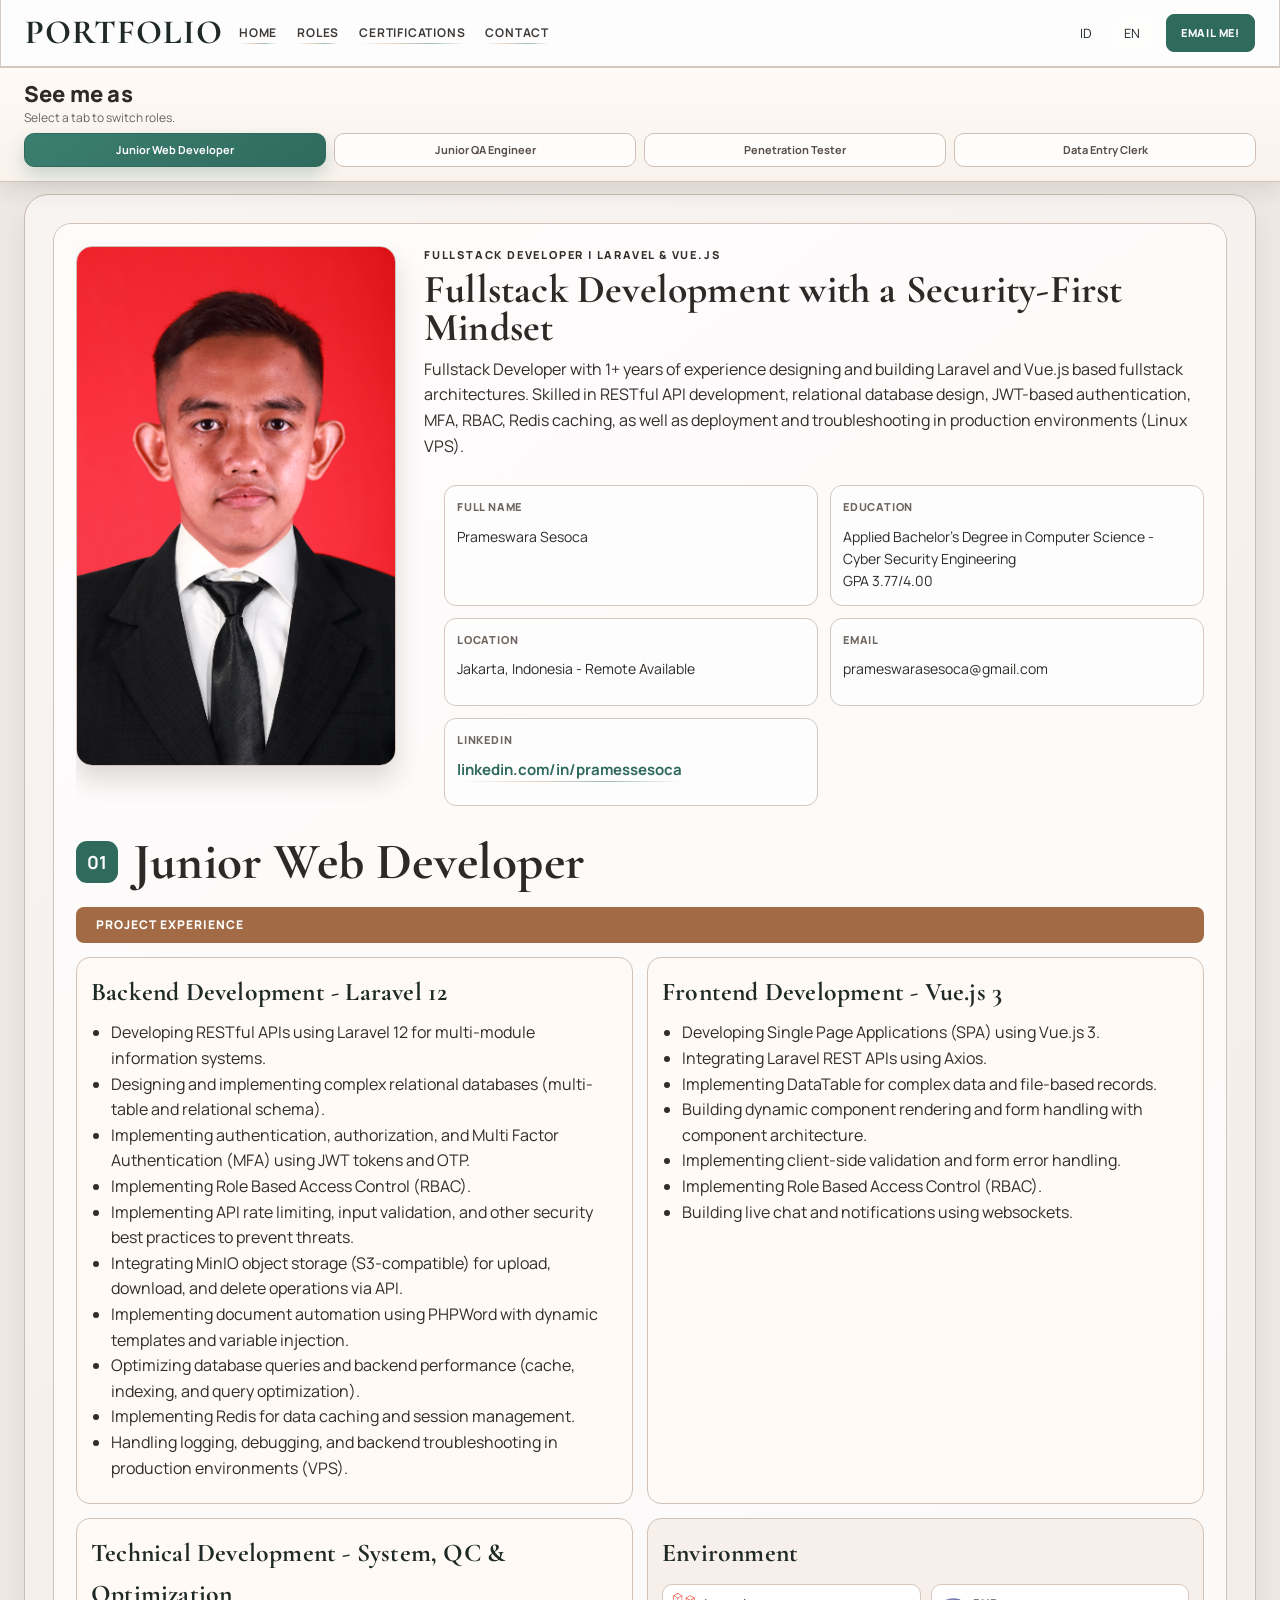
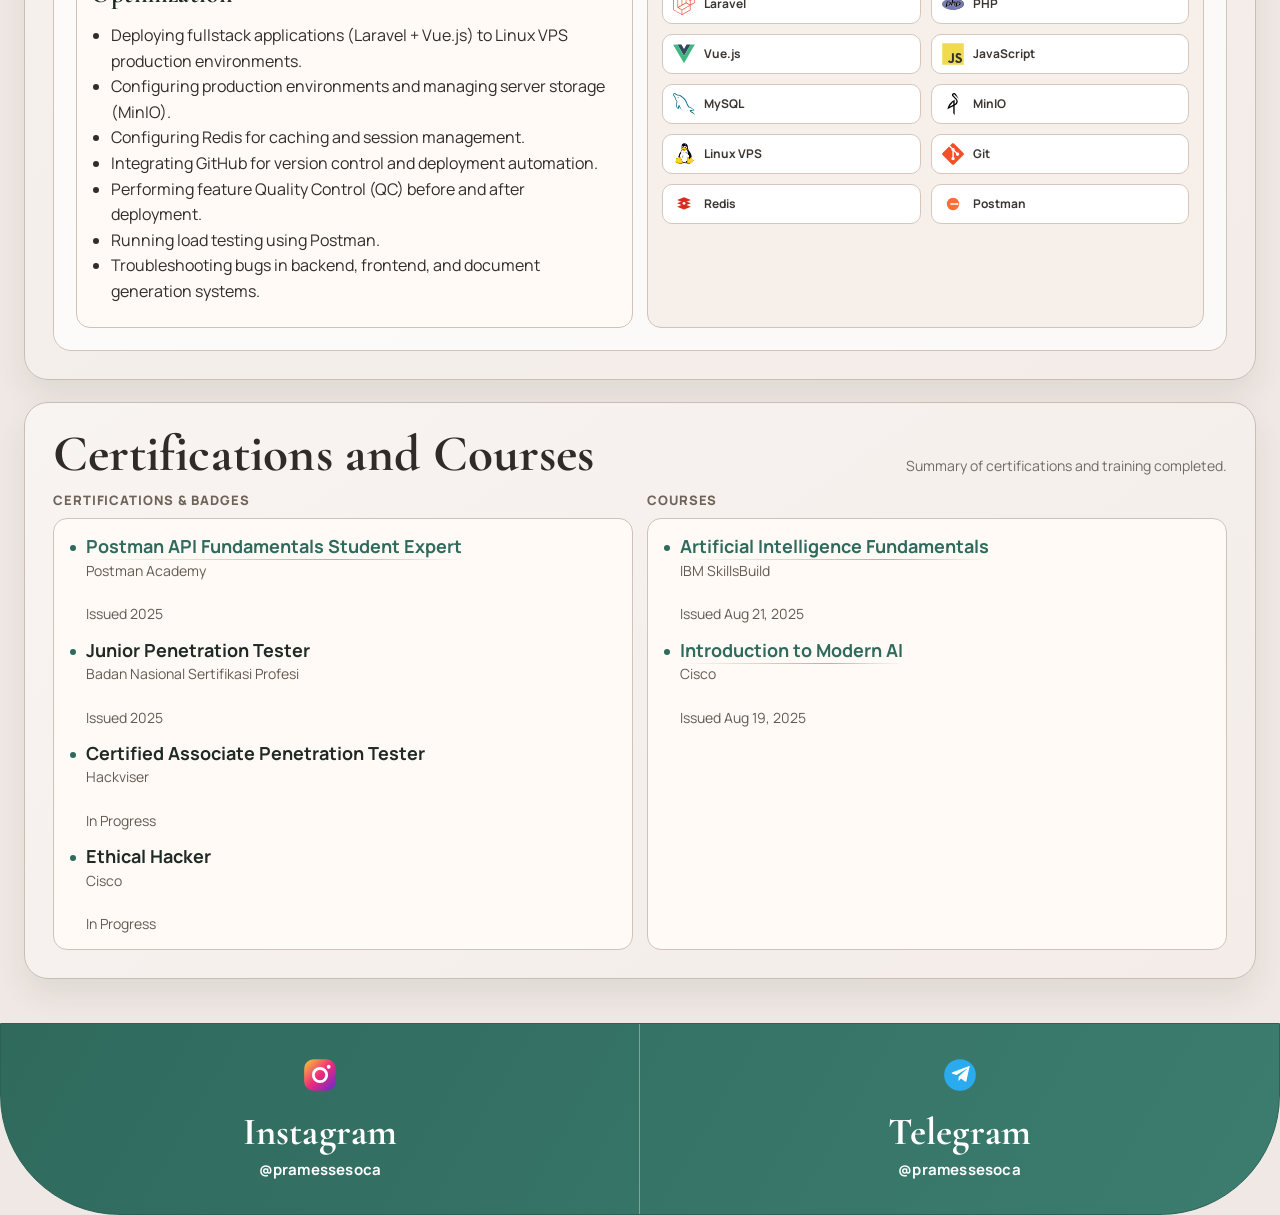
<file: index.html>
﻿<!DOCTYPE html>
<html lang="en">
<head>
  <meta charset="UTF-8" />
  <meta name="viewport" content="width=device-width, initial-scale=1.0" />
  <title>Portofolio - Prameswara Sesoca</title>
  <link rel="stylesheet" href="style.css" />
  <style>
    .top-actions {
      display: inline-flex;
      align-items: center;
      justify-content: flex-end;
      gap: 0.8rem;
      margin-left: auto;
    }

    .lang-toggle {
      display: inline-flex;
      gap: 0.4rem;
      margin-left: 0;
    }

    .lang-btn {
      border: 1px solid rgba(255, 255, 255, 0.25);
      background: transparent;
      color: inherit;
      padding: 0.35rem 0.7rem;
      border-radius: 999px;
      cursor: pointer;
      font: inherit;
      font-size: 0.8rem;
      letter-spacing: 0.04em;
    }

    .lang-btn.active {
      background: rgba(255, 255, 255, 0.2);
      border-color: rgba(255, 255, 255, 0.45);
    }

    @media (max-width: 700px) {
      .top-actions {
        width: 100%;
      }
    }
  </style>
</head>
<body>
  <div class="scene" aria-hidden="true">
    <span class="blob blob-one"></span>
    <span class="blob blob-two"></span>
    <span class="blob blob-three"></span>
    <span class="noise"></span>
  </div>

  <header class="top-nav">
    <div class="brand" data-i18n="brand">PORTOFOLIO</div>
    <nav class="menu" aria-label="Primary" data-i18n-aria-label="menuAria">
      <a href="#profile" data-i18n="menuHome">Home</a>
      <a href="#roles" data-i18n="menuRoles">Roles</a>
      <a href="#certs" data-i18n="menuCerts">Certification</a>
      <a href="#contact" data-i18n="menuContact">Contact</a>
    </nav>
    <div class="top-actions">
      <div class="lang-toggle" role="group" aria-label="Language toggle">
        <button class="lang-btn active" type="button" data-lang="id">ID</button>
        <button class="lang-btn" type="button" data-lang="en">EN</button>
      </div>
      <a class="nav-cta" href="mailto:prameswarasesoca@gmail.com" data-i18n="emailCta">Email Me!</a>
    </div>
  </header>

  <main class="container">
    <section class="top-role-title" aria-label="Role heading" data-active-tab="web">
      <p class="role-title" data-i18n="roleTitle">See me as</p>
      <p class="roles-note" data-i18n="rolesNote">Pilih tab untuk berpindah peran.</p>
      <div class="tabs" role="tablist" aria-label="Role tabs" data-i18n-aria-label="roleTabsAria">
        <a class="tab-btn active" href="#junior-web-dev" role="tab" aria-selected="true" aria-controls="tab-web" id="btn-web" data-tab="web" data-i18n="tabWeb">Junior Web Developer</a>
        <a class="tab-btn" href="#junior-qa-engineer" role="tab" aria-selected="false" aria-controls="tab-qa" id="btn-qa" data-tab="qa" data-i18n="tabQa">Junior QA Engineer</a>
        <a class="tab-btn" href="#penetration-tester" role="tab" aria-selected="false" aria-controls="tab-pentest" id="btn-pentest" data-tab="pentest" data-i18n="tabPentest">Penetration Tester</a>
        <a class="tab-btn" href="#data-entry-clerk" role="tab" aria-selected="false" aria-controls="tab-data" id="btn-data" data-tab="data" data-i18n="tabData">Data Entry Clerk</a>
      </div>
    </section>

    <section class="panel">
      <section class="tab-card reveal" aria-label="Peran Profesional" id="roles" data-active-tab="web" data-i18n-aria-label="rolesAria">
        <span class="lux-line" aria-hidden="true"></span>

        <div class="tab-panels">
          <article class="tab-panel active" role="tabpanel" id="tab-content-panel" aria-labelledby="btn-web">
            <span class="panel-badge">01</span>
            <h3 data-i18n="tabWeb">Junior Web Developer</h3>
            <p data-i18n="loadingTab">Memuat konten tab...</p>
          </article>
        </div>
      </section>

      <section class="tab-card reveal" aria-label="Sertifikasi dan Course" id="certs" data-i18n-aria-label="certsAria">
        <span class="lux-line" aria-hidden="true"></span>
        <div class="section-head">
          <h2 data-i18n="certTitle">Sertifikasi dan Course</h2>
          <p data-i18n="certDesc">Ringkasan sertifikasi dan pelatihan yang sudah diikuti.</p>
        </div>

        <div class="experience-grid">
          <section class="cert-group">
            <h3 data-i18n="certBadges">Sertifikasi & Badges</h3>
            <div class="experience-block">
              <ul>
                <li><strong><a href="https://badges.parchment.com/public/assertions/UQWnK6W7QWmv3QuYgzs9rQ?identity__email=prameswarasesoca%40gmail.com" target="_blank" rel="noopener noreferrer">Postman API Fundamentals Student Expert</a></strong><br /><span class="value">Postman Academy</span><br /><span class="value" data-i18n="issued2025a">Issued 2025</span></li>
                <li><strong>Junior Penetration Tester</strong><br /><span class="value">Badan Nasional Sertifikasi Profesi</span><br /><span class="value" data-i18n="issued2025b">Issued 2025</span></li>
                <li><strong>Certified Associate Penetration Tester</strong><br /><span class="value">Hackviser</span><br /><span class="value" data-i18n="onProgress1">On Progress</span></li>
                <li><strong>Ethical Hacker</strong><br /><span class="value">Cisco</span><br /><span class="value" data-i18n="onProgress2">On Progress</span></li>
              </ul>
            </div>
          </section>
          <section class="cert-group">
            <h3 data-i18n="course">Course</h3>
            <div class="experience-block">
              <ul>
                <li><strong><a href="https://www.credly.com/earner/earned/badge/6ce2e8d9-f4c3-4f6b-8cfb-f6970b10e40e" target="_blank" rel="noopener noreferrer">Artificial Intelligence Fundamentals</a></strong><br /><span class="value">IBM SkillsBuild</span><br /><span class="value" data-i18n="issuedAug21">Issued Aug 21, 2025</span></li>
                <li><strong><a href="https://www.credly.com/earner/earned/badge/8e87bc1d-4a2a-4601-9a7a-e68a243ee002" target="_blank" rel="noopener noreferrer">Introduction to Modern AI</a></strong><br /><span class="value">Cisco</span><br /><span class="value" data-i18n="issuedAug19">Issued Aug 19, 2025</span></li>
              </ul>
            </div>
          </section>
        </div>
      </section>
    </section>

    <section class="stats-bar" id="contact">
      <article class="stat-item">
        <img src="assets/logos/instagram.svg" alt="Instagram" loading="lazy" />
        <h3 data-i18n="instagram">Instagram</h3>
        <p><a href="https://instagram.com/pramessesoca" target="_blank" rel="noopener noreferrer">@pramessesoca</a></p>
      </article>
      <article class="stat-item">
        <img src="assets/logos/telegram.svg" alt="Telegram" loading="lazy" />
        <h3 data-i18n="telegram">Telegram</h3>
        <p><a href="https://t.me/pramessesoca" target="_blank" rel="noopener noreferrer">@pramessesoca</a></p>
      </article>
    </section>
  </main>

  <script>
    const translations = {
      id: {
        brand: 'PORTOFOLIO',
        menuAria: 'Navigasi utama',
        menuHome: 'Beranda',
        menuRoles: 'Peran',
        menuCerts: 'Sertifikasi',
        menuContact: 'Kontak',
        emailCta: 'Email Saya!',
        roleTitle: 'Lihat saya sebagai',
        rolesNote: 'Pilih tab untuk berpindah peran.',
        roleTabsAria: 'Tab peran',
        tabWeb: 'Junior Web Developer',
        tabQa: 'Junior QA Engineer',
        tabPentest: 'Penetration Tester',
        tabData: 'Data Entry Clerk',
        rolesAria: 'Peran Profesional',
        loadingTab: 'Memuat konten tab...',
        certsAria: 'Sertifikasi dan Kursus',
        certTitle: 'Sertifikasi dan Course',
        certDesc: 'Ringkasan sertifikasi dan pelatihan yang sudah diikuti.',
        certBadges: 'Sertifikasi & Badges',
        issued2025a: 'Diterbitkan 2025',
        issued2025b: 'Diterbitkan 2025',
        issuedAug21: 'Diterbitkan 21 Agu 2025',
        issuedAug19: 'Diterbitkan 19 Agu 2025',
        onProgress1: 'Dalam Proses',
        onProgress2: 'Dalam Proses',
        course: 'Kursus',
        instagram: 'Instagram',
        telegram: 'Telegram',
        loading: 'Memuat konten...',
        loadError: 'Konten tab gagal dimuat.'
      },
      en: {
        brand: 'PORTFOLIO',
        menuAria: 'Primary navigation',
        menuHome: 'Home',
        menuRoles: 'Roles',
        menuCerts: 'Certifications',
        menuContact: 'Contact',
        emailCta: 'Email Me!',
        roleTitle: 'See me as',
        rolesNote: 'Select a tab to switch roles.',
        roleTabsAria: 'Role tabs',
        tabWeb: 'Junior Web Developer',
        tabQa: 'Junior QA Engineer',
        tabPentest: 'Penetration Tester',
        tabData: 'Data Entry Clerk',
        rolesAria: 'Professional Roles',
        loadingTab: 'Loading tab content...',
        certsAria: 'Certifications and Courses',
        certTitle: 'Certifications and Courses',
        certDesc: 'Summary of certifications and training completed.',
        certBadges: 'Certifications & Badges',
        issued2025a: 'Issued 2025',
        issued2025b: 'Issued 2025',
        issuedAug21: 'Issued Aug 21, 2025',
        issuedAug19: 'Issued Aug 19, 2025',
        onProgress1: 'In Progress',
        onProgress2: 'In Progress',
        course: 'Courses',
        instagram: 'Instagram',
        telegram: 'Telegram',
        loading: 'Loading content...',
        loadError: 'Failed to load tab content.'
      }
    };
    const tabs = document.querySelectorAll('.tab-btn');
    const langButtons = document.querySelectorAll('.lang-btn');
    const contentPanel = document.getElementById('tab-content-panel');
    const rolesSection = document.getElementById('roles');
    const topRoleTitle = document.querySelector('.top-role-title');
    let currentLang = 'en';
    const hashToTab = {
      'junior-web-dev': 'web',
      'junior-qa-engineer': 'qa',
      'penetration-tester': 'pentest',
      'data-entry-clerk': 'data'
    };
    const tabToHash = {
      web: 'junior-web-dev',
      qa: 'junior-qa-engineer',
      pentest: 'penetration-tester',
      data: 'data-entry-clerk'
    };
    const contentCache = {};
    const tabToFileByLang = {
      id: {
        web: 'junior-web-dev.html',
        qa: 'junior-qa-engineer.html',
        pentest: 'penetration-tester.html',
        data: 'data-entry-clerk.html'
      },
      en: {
        web: 'junior-web-dev-en.html',
        qa: 'junior-qa-engineer-en.html',
        pentest: 'penetration-tester-en.html',
        data: 'data-entry-clerk-en.html'
      }
    };

    const applyTranslations = (lang) => {
      const dict = translations[lang] || translations.id;
      document.documentElement.lang = lang;
      document.querySelectorAll('[data-i18n]').forEach((el) => {
        const key = el.dataset.i18n;
        if (dict[key]) {
          el.textContent = dict[key];
        }
      });
      document.querySelectorAll('[data-i18n-aria-label]').forEach((el) => {
        const key = el.dataset.i18nAriaLabel;
        if (dict[key]) {
          el.setAttribute('aria-label', dict[key]);
        }
      });
      langButtons.forEach((button) => {
        const isActive = button.dataset.lang === lang;
        button.classList.toggle('active', isActive);
        button.setAttribute('aria-pressed', isActive ? 'true' : 'false');
      });
    };

    const loadTabContent = async (target) => {
      const file = tabToFileByLang[currentLang][target];
      if (!file) {
        return;
      }

      if (contentCache[file]) {
        contentPanel.innerHTML = contentCache[file];
        return;
      }

      contentPanel.innerHTML = `<p>${translations[currentLang].loading}</p>`;
      try {
        const response = await fetch(file);
        if (!response.ok) {
          throw new Error(`Gagal memuat ${file}`);
        }

        const html = await response.text();
        contentCache[file] = html;
        contentPanel.innerHTML = html;
      } catch (error) {
        contentPanel.innerHTML = `<p>${translations[currentLang].loadError}</p>`;
      }
    };

    const activateTab = async (target, updateHash = false) => {
      tabs.forEach((btn) => {
        const active = btn.dataset.tab === target;
        btn.classList.toggle('active', active);
        btn.setAttribute('aria-selected', active ? 'true' : 'false');
      });

      const activeBtn = document.querySelector(`.tab-btn[data-tab="${target}"]`);
      if (activeBtn) {
        contentPanel.setAttribute('aria-labelledby', activeBtn.id);
      }

      if (rolesSection) {
        rolesSection.setAttribute('data-active-tab', target);
      }

      if (topRoleTitle) {
        topRoleTitle.setAttribute('data-active-tab', target);
      }

      await loadTabContent(target);
      contentPanel.classList.remove('active');
      void contentPanel.offsetWidth;
      contentPanel.classList.add('active');

      if (updateHash && tabToHash[target]) {
        window.location.hash = tabToHash[target];
      }
    };

    tabs.forEach((tab) => {
      tab.addEventListener('click', async (event) => {
        event.preventDefault();
        await activateTab(tab.dataset.tab, true);
      });
    });

    const setLanguage = async (lang) => {
      if (!translations[lang]) {
        return;
      }
      currentLang = lang;
      applyTranslations(lang);
      const activeTab = document.querySelector('.tab-btn.active')?.dataset.tab || 'web';
      await loadTabContent(activeTab);
    };

    langButtons.forEach((button) => {
      button.addEventListener('click', async () => {
        await setLanguage(button.dataset.lang);
      });
    });

    const initialHash = window.location.hash.replace('#', '');
    applyTranslations(currentLang);
    activateTab(hashToTab[initialHash] || 'web');

    window.addEventListener('hashchange', async () => {
      const nextHash = window.location.hash.replace('#', '');
      await activateTab(hashToTab[nextHash] || 'web');
    });
  </script>
</body>
</html>
</file>
<file: style.css>
﻿@import url("https://fonts.googleapis.com/css2?family=Cormorant+Garamond:wght@500;600;700&family=Manrope:wght@400;500;600;700;800&display=swap");

:root {
  --bg: #efe8e4;
  --surface: #f8f4f1;
  --surface-2: #f3ece8;
  --ink: #1f2a26;
  --muted: #706b66;
  --green: #2f6a5d;
  --green-deep: #1f4f45;
  --clay: #a36b45;
  --line: #d8cec7;
  --line-strong: #c9beb6;
  --white: #ffffff;
  --shadow: 0 16px 32px rgba(43, 34, 29, 0.08);
  --top-nav-height: 78px;
  --top-role-height: 124px;
}

* {
  box-sizing: border-box;
  margin: 0;
  padding: 0;
}

html,
body {
  width: 100%;
  min-height: 100%;
}

body {
  font-family: "Manrope", "Segoe UI", sans-serif;
  background: var(--bg);
  color: var(--ink);
  line-height: 1.6;
}

.scene {
  display: none;
}

.top-nav {
  width: 100%;
  margin: 0;
  background: rgba(255, 255, 255, 0.9);
  border: 1px solid #d7ccc4;
  border-top: 0;
  border-radius: 0;
  display: flex;
  align-items: center;
  justify-content: space-between;
  gap: 16px;
  padding: 14px 24px;
  backdrop-filter: blur(6px);
  position: static;
  z-index: 1000;
  box-shadow: 0 10px 20px rgba(62, 48, 38, 0.08);
}

.brand {
  font-family: "Cormorant Garamond", Georgia, serif;
  font-size: 34px;
  font-weight: 700;
  letter-spacing: 1px;
  line-height: 0.9;
}

.menu {
  display: flex;
  align-items: center;
  gap: 20px;
}

.menu a {
  text-decoration: none;
  color: #3f3a36;
  font-size: 12px;
  font-weight: 700;
  text-transform: uppercase;
  letter-spacing: 0.8px;
}

a {
  color: #2f6a5d;
  text-decoration: none;
  position: relative;
  font-weight: 700;
}

a::after {
  content: "";
  position: absolute;
  left: 0;
  right: 0;
  bottom: -2px;
  height: 1px;
  background: linear-gradient(90deg, transparent, #d1a27f, #2f6a5d, transparent);
  opacity: 0.45;
  transition: opacity 0.25s ease;
}

a::before {
  content: "";
  position: absolute;
  top: -2px;
  left: -120%;
  width: 70%;
  height: calc(100% + 4px);
  background: linear-gradient(110deg, transparent, rgba(255, 255, 255, 0.85), transparent);
  transform: skewX(-18deg);
  opacity: 0;
}

a:hover::before,
a:focus-visible::before {
  animation: link-shimmer 0.7s ease;
}

a:hover::after,
a:focus-visible::after {
  opacity: 0.9;
}

.tab-btn::before,
.nav-cta::before,
.hero-cta::before {
  display: none;
}

.tab-btn::after,
.nav-cta::after,
.hero-cta::after {
  display: none;
}

.nav-cta {
  text-decoration: none;
  color: var(--white);
  background: var(--green);
  border: 1px solid var(--green);
  border-radius: 8px;
  padding: 9px 14px;
  font-size: 11px;
  font-weight: 800;
  text-transform: uppercase;
  letter-spacing: 0.8px;
}

.container {
  width: 100%;
  margin: 0;
  min-height: 100vh;
  padding-top: 0;
}

.top-role-title {
  padding: 14px 24px 14px;
  position: sticky;
  top: 0;
  z-index: 999;
  background: linear-gradient(180deg, rgba(255, 250, 246, 0.98), rgba(249, 242, 236, 0.97));
  border: 1px solid #d3c5bc;
  border-left: 0;
  border-right: 0;
  box-shadow: 0 10px 18px rgba(62, 48, 38, 0.1);
  backdrop-filter: blur(6px);
}


.role-title {
  font-family: "Manrope", "Segoe UI", sans-serif;
  font-size: 22px;
  font-weight: 800;
  line-height: 1.1;
  letter-spacing: 0.2px;
  color: #2e2a27;
  margin-bottom: 2px;
}

.panel {
  display: grid;
  gap: 22px;
  padding: 12px 24px 24px;
}

.profile-card,
.tab-card {
  border: 1px solid var(--line-strong);
  border-radius: 24px;
  background: linear-gradient(145deg, var(--surface), var(--surface-2));
  box-shadow: var(--shadow);
  padding: 28px;
  position: relative;
  overflow: hidden;
}

.lux-line {
  display: none;
}

.profile-card {
  display: block;
  background:
    linear-gradient(0deg, rgba(28, 74, 64, 0.08), rgba(28, 74, 64, 0.08)),
    linear-gradient(145deg, #f6efea, #efe6e1);
}

.hero-copy {
  align-self: center;
  display: grid;
  gap: 0;
}

.eyebrow {
  font-size: 11px;
  font-weight: 800;
  letter-spacing: 1.8px;
  text-transform: uppercase;
  color: #765943;
  margin-bottom: 8px;
}

h1,
h2,
h3 {
  font-family: "Cormorant Garamond", Georgia, serif;
  letter-spacing: 0.2px;
}

h1 {
  font-size: clamp(34px, 4vw, 56px);
  line-height: 1;
  margin-bottom: 12px;
  color: #2c2a27;
}

.subtitle {
  color: #615a55;
  max-width: 58ch;
  margin-bottom: 18px;
}

.hero-cta {
  display: inline-flex;
  align-items: center;
  text-decoration: none;
  color: #6d5140;
  background: #edd8c9;
  border: 1px solid #cfb29d;
  border-radius: 999px;
  padding: 5px 12px;
  font-size: 10px;
  font-weight: 800;
  text-transform: uppercase;
  letter-spacing: 0.9px;
  line-height: 1;
}

.profile-lower {
  margin-top: 0;
  display: grid;
  grid-template-columns: minmax(240px, 320px) 1fr;
  gap: 12px;
  align-items: stretch;
}

.portrait-photo {
  width: 100%;
  height: 100%;
  min-height: 380px;
  max-height: 560px;
  object-fit: cover;
  object-position: center top;
  border-radius: 14px;
  border: 1px solid #cfbfb5;
  box-shadow: 0 14px 26px rgba(53, 40, 34, 0.16);
}

.info-list {
  list-style: none;
  display: grid;
  grid-template-columns: repeat(2, minmax(0, 1fr));
  gap: 10px;
  margin-top: 0;
}

.hero-copy .info-list {
  margin-top: 14px;
}

.info-list li {
  display: flex;
  flex-direction: column;
  gap: 6px;
  background: rgba(255, 255, 255, 0.62);
  border: 1px solid #d5c9c1;
  border-radius: 12px;
  padding: 11px 12px;
  min-height: 92px;
}

.label {
  font-size: 11px;
  font-weight: 800;
  text-transform: uppercase;
  letter-spacing: 0.8px;
  color: #6d655f;
  display: block;
  margin-bottom: 4px;
}

.value {
  display: block;
  font-size: 14px;
  color: #2e2a27;
}

.section-head {
  display: flex;
  justify-content: space-between;
  align-items: end;
  gap: 14px;
  margin-bottom: 12px;
}

h2 {
  font-size: clamp(40px, 4vw, 58px);
  line-height: 0.92;
  color: #2f2b28;
}

.section-head p {
  font-size: 14px;
  color: var(--muted);
  max-width: 340px;
  text-align: right;
}

.tabs {
  display: grid;
  grid-template-columns: repeat(4, minmax(0, 1fr));
  gap: 8px;
  margin: 0;
}

.tab-btn {
  border: 1px solid #cdbfb6;
  background: #fffdfb;
  border-radius: 10px;
  padding: 9px 9px;
  text-decoration: none;
  text-align: center;
  color: #564d48;
  font-size: 11px;
  font-weight: 700;
  line-height: 1.25;
  transition: all 0.2s ease;
}

.tab-btn:hover {
  border-color: #ad998c;
  background: #f8f0ea;
}

.tab-btn.active {
  border-color: #2f6a5d;
  background: linear-gradient(145deg, #3b7f70, #2f6a5d);
  color: #ffffff;
  box-shadow: 0 8px 18px rgba(47, 106, 93, 0.24);
}


.tab-panels {
  position: relative;
}

.roles-note {
  font-size: 12px;
  color: #6c625c;
  margin-bottom: 6px;
}

.tab-panel {
  border: 1px solid #d1c3b9;
  border-radius: 18px;
  background: rgba(255, 255, 255, 0.74);
  padding: 22px;
}

.panel-badge {
  display: inline-flex;
  width: 42px;
  height: 42px;
  align-items: center;
  justify-content: center;
  border-radius: 11px;
  background: var(--green);
  color: #fff;
  font-size: 18px;
  font-weight: 700;
  margin-bottom: 12px;
  vertical-align: middle;
}

.tab-panel > .panel-badge {
  margin-right: 12px;
  margin-bottom: 8px;
}

.tab-panel > .panel-badge + h1,
.tab-panel > .panel-badge + h3 {
  display: inline-block;
  vertical-align: middle;
  margin-bottom: 8px;
  font-size: clamp(46px, 4vw, 58px);
  line-height: 0.95;
}

.tab-panel h1 {
  font-size: clamp(30px, 3vw, 42px);
  margin-bottom: 10px;
}

.tab-panel h2 {
  font-size: clamp(24px, 2.4vw, 33px);
  margin: 12px 0 8px;
}

.tab-panel .section-banner {
  display: block;
  width: 100%;
  background: var(--clay);
  color: var(--white);
  border-radius: 8px;
  padding: 12px 20px;
  font-family: "Manrope", "Segoe UI", sans-serif;
  font-size: 12px;
  font-weight: 800;
  text-transform: uppercase;
  letter-spacing: 1px;
  line-height: 1;
  margin: 12px 0 14px;
}

.tab-panel h3 {
  font-size: clamp(24px, 2vw, 30px);
  margin: 0 0 8px;
}

.tab-panel p,
.tab-panel li {
  color: #312d2a;
}

.tab-panel ul {
  margin: 0 0 14px 20px;
}

.role-profile-card {
  margin-bottom: 18px;
  border: 0;
  background: transparent;
  box-shadow: none;
  padding: 0;
  border-radius: 0;
}

.tab-panel .role-profile-card h1 {
  font-size: clamp(34px, 3.1vw, 52px);
  line-height: 0.95;
  max-width: none;
  margin-bottom: 10px;
}

.tab-panel .role-profile-card .subtitle {
  max-width: none;
  margin-bottom: 12px;
}

.tab-panel .role-profile-card .profile-lower {
  gap: 28px;
  align-items: start;
}

.tab-panel .role-profile-card .portrait-photo {
  min-height: 320px;
  max-height: 520px;
  border-radius: 16px;
}

.tab-panel .role-profile-card .info-list {
  gap: 12px;
}

.tab-panel .role-profile-card .info-list li {
  min-height: 88px;
  padding: 12px 12px;
}

.tab-panel .role-profile-card .value a {
  font-size: 15px;
  border-radius: 10px;
}

@media (max-width: 980px) {
  .tab-panel .role-profile-card .profile-lower {
    grid-template-columns: 1fr;
  }

  .tab-panel .role-profile-card .portrait-photo {
    min-height: 280px;
    max-height: 420px;
  }

  .tab-panel .role-profile-card h1 {
    max-width: none;
  }
}

.experience-grid {
  display: grid;
  grid-template-columns: repeat(2, minmax(0, 1fr));
  gap: 14px;
}

.experience-block {
  border: 1px solid #d1c2b8;
  background: #fffaf6;
  border-radius: 14px;
  padding: 14px 14px 8px;
}

.environment-block {
  background: #f7efe9;
}

.qa-env-full {
  grid-column: 1 / -1;
}

.stack-logos {
  display: grid;
  grid-template-columns: repeat(2, minmax(0, 1fr));
  gap: 10px;
  margin-top: 10px;
}

.stack-item {
  display: flex;
  align-items: center;
  gap: 9px;
  border: 1px solid #d5c7bd;
  border-radius: 10px;
  padding: 8px 10px;
  background: #ffffff;
}

.stack-item img {
  width: 22px;
  height: 22px;
}

.stack-item span {
  font-size: 12px;
  font-weight: 700;
  color: #3c3632;
}

.cert-group {
  display: flex;
  flex-direction: column;
}

.cert-group > h3 {
  margin: 0 0 10px;
}

.cert-group .experience-block {
  flex: 1;
}

.tab-card[aria-label="Sertifikasi dan Course"] .experience-grid {
  margin-top: 8px;
  gap: 18px;
  align-items: stretch;
}

#certs .cert-group > h3 {
  font-family: "Manrope", "Segoe UI", sans-serif;
  font-size: 13px;
  font-weight: 800;
  text-transform: uppercase;
  letter-spacing: 0.9px;
  color: #6f6359;
  margin-bottom: 8px;
}

#certs .cert-group .experience-block {
  display: flex;
  flex-direction: column;
  justify-content: flex-start;
  min-height: 230px;
  padding: 16px 16px 10px;
}

#certs .experience-block ul {
  margin: 0;
  padding: 0;
  list-style: none;
}

#certs .experience-block li {
  position: relative;
  padding-left: 16px;
  margin-bottom: 14px;
  line-height: 1.45;
}

#certs .experience-block li::before {
  content: "";
  width: 6px;
  height: 6px;
  border-radius: 50%;
  background: var(--green);
  position: absolute;
  left: 0;
  top: 10px;
}

#certs .experience-block li:last-child {
  margin-bottom: 4px;
}

#certs .experience-block strong {
  display: inline-block;
  font-size: 18px;
  line-height: 1.25;
  margin-bottom: 3px;
}

#certs .experience-block .value {
  font-size: 14px;
  color: #635a53;
}

.stats-bar {
  margin-top: 20px;
  border-radius: 0 0 120px 120px;
  background: linear-gradient(120deg, var(--green), #3c7d6f);
  color: #e7f2ed;
  border: 1px solid #2b6255;
  display: grid;
  grid-template-columns: repeat(2, minmax(0, 1fr));
  gap: 0;
  overflow: hidden;
}

.stat-item {
  padding: 32px 20px;
  text-align: center;
  border-right: 1px solid rgba(225, 245, 238, 0.38);
}

.stat-item:last-child {
  border-right: 0;
}

.stat-item h3 {
  font-size: clamp(28px, 3vw, 42px);
  line-height: 1;
  color: #ffffff;
  margin-bottom: 6px;
}

.stat-item p {
  font-size: 15px;
  text-transform: none;
  letter-spacing: 0.2px;
  font-weight: 700;
}

.stat-item img {
  width: 38px;
  height: 38px;
  margin-bottom: 12px;
}

.stat-item a {
  color: #ffffff;
  font-weight: 700;
}

.stat-item a::after,
.stat-item a::before {
  display: none;
}

.reveal {
  opacity: 1;
  transform: none;
  animation: none;
}

@keyframes link-shimmer {
  0% {
    left: -120%;
    opacity: 0;
  }
  15% {
    opacity: 1;
  }
  100% {
    left: 140%;
    opacity: 0;
  }
}

@media (max-width: 1080px) {
  :root {
    --top-nav-height: 118px;
    --top-role-height: 166px;
  }

  .top-nav {
    flex-wrap: wrap;
    justify-content: center;
  }

  .info-list {
    grid-template-columns: repeat(2, minmax(0, 1fr));
  }

  .tabs {
    grid-template-columns: repeat(2, minmax(0, 1fr));
  }

  .experience-grid {
    grid-template-columns: 1fr;
  }
}

@media (max-width: 700px) {
  :root {
    --top-nav-height: 140px;
    --top-role-height: 206px;
  }

  .top-nav {
    width: 100%;
    padding: 12px;
  }

  .menu {
    width: 100%;
    justify-content: center;
    flex-wrap: wrap;
    gap: 10px 14px;
  }

  .container {
    width: 100%;
    margin: 0;
  }

  .top-role-title {
    padding: 12px 16px;
  }

  .profile-card,
  .tab-card {
    padding: 16px;
    border-radius: 18px;
  }

  .brand {
    font-size: 30px;
  }

  h1 {
    font-size: clamp(29px, 10vw, 42px);
  }

  h2 {
    font-size: clamp(34px, 10vw, 46px);
  }

  .section-head {
    flex-direction: column;
    align-items: flex-start;
    gap: 6px;
  }

  .section-head p {
    text-align: left;
    max-width: none;
  }

  .info-list {
    grid-template-columns: 1fr;
  }

  .profile-lower {
    grid-template-columns: 1fr;
  }

  .portrait-photo {
    min-height: 300px;
    max-height: 420px;
  }

  .stats-bar {
    border-radius: 0 0 44px 44px;
    grid-template-columns: 1fr;
  }

  #certs .cert-group .experience-block {
    min-height: auto;
  }

  .tab-panel > .panel-badge + h1,
  .tab-panel > .panel-badge + h3 {
    font-size: clamp(32px, 8vw, 42px);
    line-height: 1;
  }

  .stat-item {
    border-right: 0;
    border-bottom: 1px solid rgba(225, 245, 238, 0.35);
  }

  .stat-item:last-child {
    border-bottom: 0;
  }
}
</file>
